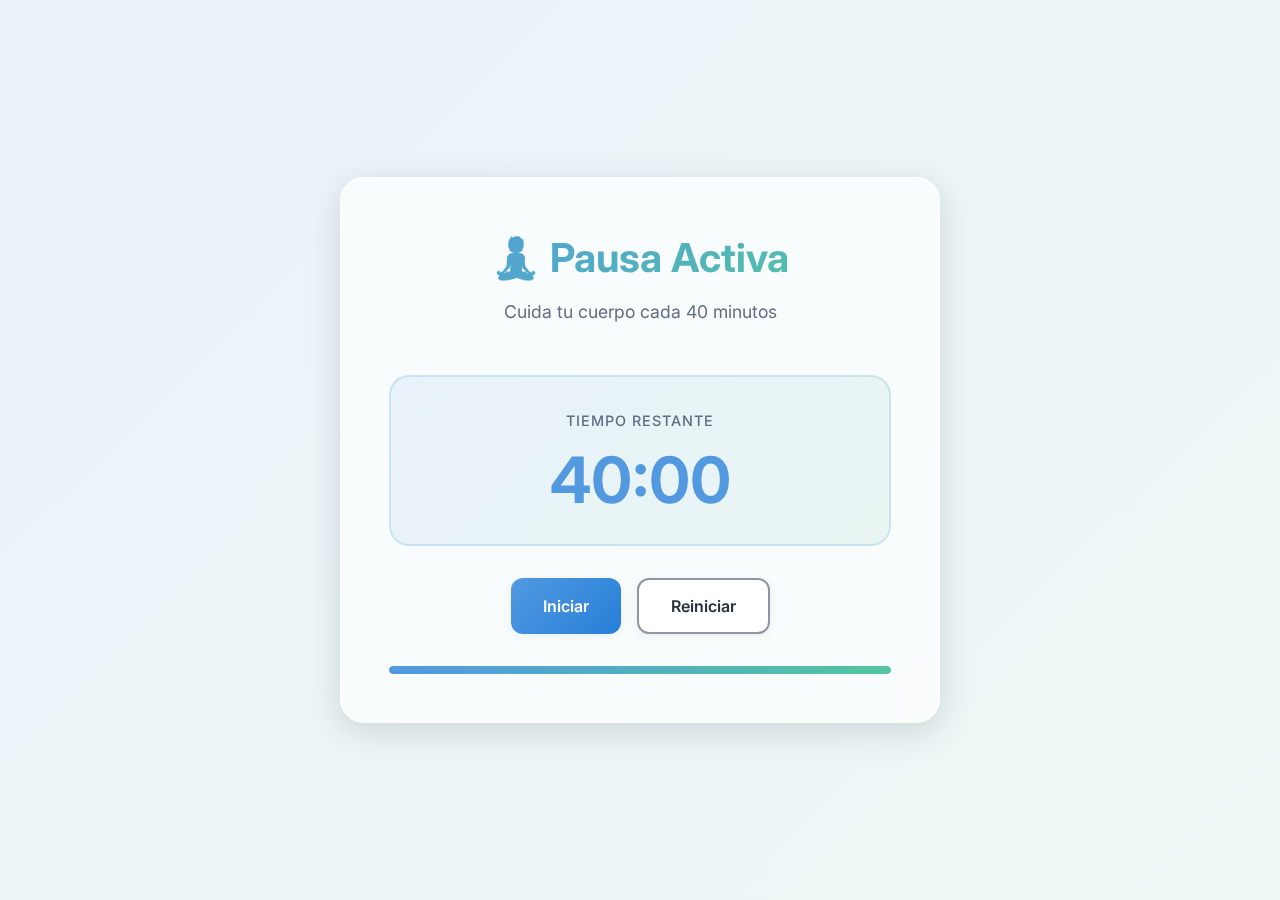
<file: index.html>
<!DOCTYPE html>
<html lang="es">
<head>
    <meta charset="UTF-8">
    <meta name="viewport" content="width=device-width, initial-scale=1.0">
    <title>Pausa Activa - Recordatorio de Movimiento</title>
    <meta name="description" content="Recordatorio activo para pausas de movimiento cada 40 minutos">
    <link rel="preconnect" href="https://fonts.googleapis.com">
    <link rel="preconnect" href="https://fonts.gstatic.com" crossorigin>
    <link href="https://fonts.googleapis.com/css2?family=Inter:wght@300;400;500;600;700&display=swap" rel="stylesheet">
    <link rel="stylesheet" href="style.css">
</head>
<body>
    <main class="container">
        <header class="app-header">
            <h1>🧘 Pausa Activa</h1>
            <p class="subtitle">Cuida tu cuerpo cada 40 minutos</p>
        </header>

        <section class="timer-section" id="timerSection">
            <div class="timer-display">
                <div class="timer-label">Tiempo restante</div>
                <div class="timer-value" id="timerDisplay">40:00</div>
            </div>
            
            <div class="timer-controls">
                <button id="startBtn" class="btn btn-primary">Iniciar</button>
                <button id="pauseBtn" class="btn btn-secondary" style="display: none;">Pausar</button>
                <button id="resetBtn" class="btn btn-tertiary">Reiniciar</button>
            </div>

            <div class="progress-bar">
                <div class="progress-fill" id="progressFill"></div>
            </div>
        </section>
    </main>

    <!-- Break Modal -->
    <div class="modal-overlay" id="breakModal">
        <div class="modal-content">
            <div class="modal-header">
                <h2>⏰ Hora de moverte</h2>
                <p class="modal-subtitle">Pausa activa de 5 minutos</p>
            </div>

            <div class="break-timer">
                <div class="break-timer-value" id="breakTimerDisplay">05:00</div>
            </div>

            <div class="exercises-section">
                <h3>Tu rutina de hoy:</h3>
                <ul class="exercise-list" id="exerciseList">
                    <!-- Exercises will be populated by JavaScript -->
                </ul>
            </div>

            <div class="mental-reminders">
                <h3>Plus mental:</h3>
                <ul class="reminder-list">
                    <li>
                        <input type="checkbox" id="mental1">
                        <label for="mental1">Mirar algo lejos durante 20–30 segundos</label>
                    </li>
                    <li>
                        <input type="checkbox" id="mental2">
                        <label for="mental2">Cambiar de postura un rato (parado o apoyado)</label>
                    </li>
                </ul>
            </div>

            <button id="finishEarlyBtn" class="btn btn-finish">Terminé antes</button>
        </div>
    </div>

    <script src="app.js"></script>
</body>
</html>
</file>
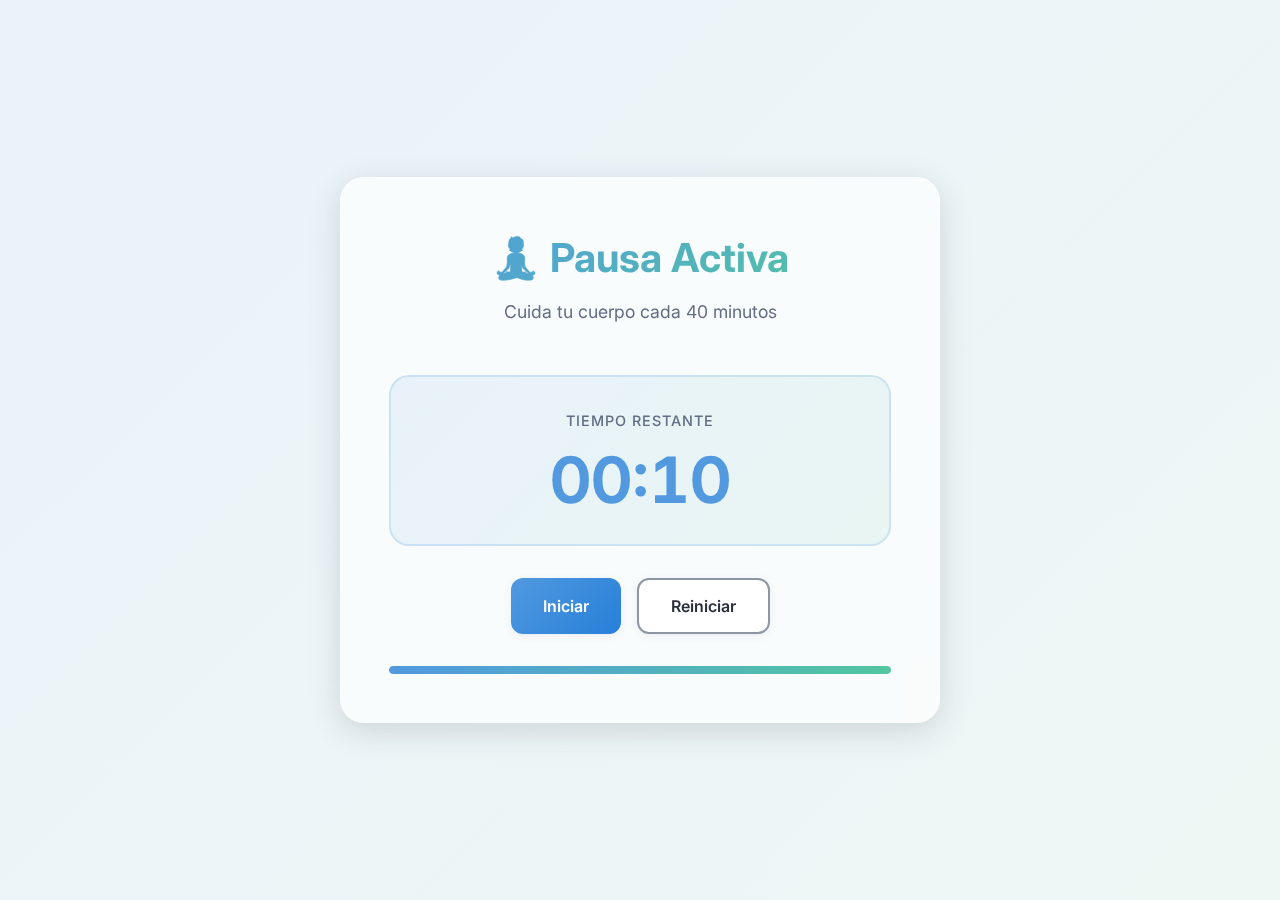
<file: movement-reminder/index.html>
<!DOCTYPE html>
<html lang="es">
<head>
    <meta charset="UTF-8">
    <meta name="viewport" content="width=device-width, initial-scale=1.0">
    <title>Pausa Activa - Recordatorio de Movimiento</title>
    <meta name="description" content="Recordatorio activo para pausas de movimiento cada 40 minutos">
    <link rel="preconnect" href="https://fonts.googleapis.com">
    <link rel="preconnect" href="https://fonts.gstatic.com" crossorigin>
    <link href="https://fonts.googleapis.com/css2?family=Inter:wght@300;400;500;600;700&display=swap" rel="stylesheet">
    <link rel="stylesheet" href="style.css">
</head>
<body>
    <main class="container">
        <header class="app-header">
            <h1>🧘 Pausa Activa</h1>
            <p class="subtitle">Cuida tu cuerpo cada 40 minutos</p>
        </header>

        <section class="timer-section" id="timerSection">
            <div class="timer-display">
                <div class="timer-label">Tiempo restante</div>
                <div class="timer-value" id="timerDisplay">40:00</div>
            </div>
            
            <div class="timer-controls">
                <button id="startBtn" class="btn btn-primary">Iniciar</button>
                <button id="pauseBtn" class="btn btn-secondary" style="display: none;">Pausar</button>
                <button id="resetBtn" class="btn btn-tertiary">Reiniciar</button>
            </div>

            <div class="progress-bar">
                <div class="progress-fill" id="progressFill"></div>
            </div>
        </section>
    </main>

    <!-- Break Modal -->
    <div class="modal-overlay" id="breakModal">
        <div class="modal-content">
            <div class="modal-header">
                <h2>⏰ Hora de moverte</h2>
                <p class="modal-subtitle">Pausa activa de 5 minutos</p>
            </div>

            <div class="break-timer">
                <div class="break-timer-value" id="breakTimerDisplay">05:00</div>
            </div>

            <div class="exercises-section">
                <h3>Tu rutina de hoy:</h3>
                <ul class="exercise-list" id="exerciseList">
                    <!-- Exercises will be populated by JavaScript -->
                </ul>
            </div>

            <div class="mental-reminders">
                <h3>Plus mental:</h3>
                <ul class="reminder-list">
                    <li>
                        <input type="checkbox" id="mental1">
                        <label for="mental1">Mirar algo lejos durante 20–30 segundos</label>
                    </li>
                    <li>
                        <input type="checkbox" id="mental2">
                        <label for="mental2">Cambiar de postura un rato (parado o apoyado)</label>
                    </li>
                </ul>
            </div>

            <button id="finishEarlyBtn" class="btn btn-finish">Terminé antes</button>
        </div>
    </div>

    <script src="app.js"></script>
</body>
</html>
</file>
<file: style.css>
/* ==================== */
/* CSS Variables & Reset */
/* ==================== */

:root {
    /* Color Palette - Soft & Calming */
    --color-primary: hsl(210, 70%, 60%);
    --color-primary-dark: hsl(210, 70%, 50%);
    --color-secondary: hsl(160, 50%, 55%);
    --color-accent: hsl(280, 60%, 65%);

    --color-bg: hsl(220, 20%, 98%);
    --color-surface: hsl(0, 0%, 100%);
    --color-surface-glass: hsla(0, 0%, 100%, 0.7);

    --color-text-primary: hsl(220, 20%, 20%);
    --color-text-secondary: hsl(220, 15%, 45%);
    --color-text-light: hsl(220, 10%, 60%);

    --color-success: hsl(140, 60%, 50%);
    --color-warning: hsl(40, 90%, 60%);

    /* Spacing */
    --spacing-xs: 0.5rem;
    --spacing-sm: 1rem;
    --spacing-md: 1.5rem;
    --spacing-lg: 2rem;
    --spacing-xl: 3rem;

    /* Border Radius */
    --radius-sm: 8px;
    --radius-md: 12px;
    --radius-lg: 20px;
    --radius-xl: 24px;

    /* Shadows */
    --shadow-sm: 0 2px 8px hsla(220, 20%, 20%, 0.08);
    --shadow-md: 0 4px 16px hsla(220, 20%, 20%, 0.12);
    --shadow-lg: 0 8px 32px hsla(220, 20%, 20%, 0.16);

    /* Typography */
    --font-family: 'Inter', -apple-system, BlinkMacSystemFont, 'Segoe UI', sans-serif;
}

* {
    margin: 0;
    padding: 0;
    box-sizing: border-box;
}

body {
    font-family: var(--font-family);
    background: linear-gradient(135deg, hsl(210, 60%, 95%) 0%, hsl(160, 40%, 95%) 100%);
    color: var(--color-text-primary);
    min-height: 100vh;
    display: flex;
    align-items: center;
    justify-content: center;
    padding: var(--spacing-md);
    line-height: 1.6;
}

/* ==================== */
/* Main Container */
/* ==================== */

.container {
    width: 100%;
    max-width: 600px;
    background: var(--color-surface-glass);
    backdrop-filter: blur(20px);
    border-radius: var(--radius-xl);
    padding: var(--spacing-xl);
    box-shadow: var(--shadow-lg);
    border: 1px solid hsla(0, 0%, 100%, 0.5);
}

/* ==================== */
/* Header */
/* ==================== */

.app-header {
    text-align: center;
    margin-bottom: var(--spacing-xl);
}

.app-header h1 {
    font-size: 2.5rem;
    font-weight: 700;
    background: linear-gradient(135deg, var(--color-primary), var(--color-secondary));
    -webkit-background-clip: text;
    -webkit-text-fill-color: transparent;
    background-clip: text;
    margin-bottom: var(--spacing-xs);
}

.subtitle {
    color: var(--color-text-secondary);
    font-size: 1.1rem;
    font-weight: 400;
}

/* ==================== */
/* Timer Section */
/* ==================== */

.timer-section {
    display: flex;
    flex-direction: column;
    gap: var(--spacing-lg);
}

.timer-display {
    text-align: center;
    padding: var(--spacing-lg);
    background: linear-gradient(135deg, hsla(210, 70%, 60%, 0.1), hsla(160, 50%, 55%, 0.1));
    border-radius: var(--radius-lg);
    border: 2px solid hsla(210, 70%, 60%, 0.2);
}

.timer-label {
    font-size: 0.9rem;
    font-weight: 500;
    text-transform: uppercase;
    letter-spacing: 1px;
    color: var(--color-text-secondary);
    margin-bottom: var(--spacing-sm);
}

.timer-value {
    font-size: 4rem;
    font-weight: 700;
    font-variant-numeric: tabular-nums;
    color: var(--color-primary);
    line-height: 1;
}

/* ==================== */
/* Timer Controls */
/* ==================== */

.timer-controls {
    display: flex;
    gap: var(--spacing-sm);
    justify-content: center;
}

.btn {
    padding: var(--spacing-sm) var(--spacing-lg);
    font-size: 1rem;
    font-weight: 600;
    font-family: var(--font-family);
    border: none;
    border-radius: var(--radius-md);
    cursor: pointer;
    transition: all 0.3s ease;
    box-shadow: var(--shadow-sm);
}

.btn:hover {
    transform: translateY(-2px);
    box-shadow: var(--shadow-md);
}

.btn:active {
    transform: translateY(0);
}

.btn-primary {
    background: linear-gradient(135deg, var(--color-primary), var(--color-primary-dark));
    color: white;
}

.btn-primary:hover {
    background: linear-gradient(135deg, var(--color-primary-dark), hsl(210, 70%, 45%));
}

.btn-secondary {
    background: var(--color-text-secondary);
    color: white;
}

.btn-secondary:hover {
    background: var(--color-text-primary);
}

.btn-tertiary {
    background: var(--color-surface);
    color: var(--color-text-primary);
    border: 2px solid var(--color-text-light);
}

.btn-tertiary:hover {
    border-color: var(--color-text-secondary);
}

/* ==================== */
/* Progress Bar */
/* ==================== */

.progress-bar {
    width: 100%;
    height: 8px;
    background: hsla(220, 20%, 80%, 0.3);
    border-radius: 999px;
    overflow: hidden;
}

.progress-fill {
    height: 100%;
    background: linear-gradient(90deg, var(--color-primary), var(--color-secondary));
    border-radius: 999px;
    transition: width 1s linear;
    width: 100%;
}

/* ==================== */
/* Modal Overlay */
/* ==================== */

.modal-overlay {
    position: fixed;
    top: 0;
    left: 0;
    width: 100%;
    height: 100%;
    background: hsla(220, 20%, 20%, 0.95);
    backdrop-filter: blur(10px);
    display: none;
    align-items: center;
    justify-content: center;
    z-index: 1000;
    padding: var(--spacing-md);
    animation: fadeIn 0.4s ease;
}

#confirmModal {
    z-index: 1100;
}

.modal-overlay.active {
    display: flex;
}

@keyframes fadeIn {
    from {
        opacity: 0;
    }

    to {
        opacity: 1;
    }
}

.modal-content {
    background: var(--color-surface);
    border-radius: var(--radius-xl);
    padding: var(--spacing-xl);
    max-width: 600px;
    width: 100%;
    max-height: 90vh;
    overflow-y: auto;
    box-shadow: var(--shadow-lg);
    animation: slideUp 0.4s ease;
}

@keyframes slideUp {
    from {
        transform: translateY(30px);
        opacity: 0;
    }

    to {
        transform: translateY(0);
        opacity: 1;
    }
}

/* ==================== */
/* Confirmation Modal */
/* ==================== */

.confirm-modal {
    max-width: 450px;
    text-align: center;
}

.confirm-actions {
    display: flex;
    gap: var(--spacing-sm);
    margin-top: var(--spacing-lg);
}

.confirm-actions .btn {
    flex: 1;
}

/* ==================== */
/* Modal Header */
/* ==================== */

.modal-header {
    text-align: center;
    margin-bottom: var(--spacing-lg);
}

.modal-header h2 {
    font-size: 2rem;
    font-weight: 700;
    color: var(--color-primary);
    margin-bottom: var(--spacing-xs);
}

.modal-subtitle {
    font-size: 1.1rem;
    color: var(--color-text-secondary);
}

/* ==================== */
/* Break Timer */
/* ==================== */

.break-timer {
    text-align: center;
    padding: var(--spacing-md);
    background: linear-gradient(135deg, hsla(160, 50%, 55%, 0.1), hsla(210, 70%, 60%, 0.1));
    border-radius: var(--radius-lg);
    margin-bottom: var(--spacing-lg);
}

.break-timer-value {
    font-size: 3rem;
    font-weight: 700;
    font-variant-numeric: tabular-nums;
    color: var(--color-secondary);
}

/* ==================== */
/* Exercises Section */
/* ==================== */

.exercises-section,
.mental-reminders {
    margin-bottom: var(--spacing-lg);
}

.exercises-section h3,
.mental-reminders h3 {
    font-size: 1.2rem;
    font-weight: 600;
    color: var(--color-text-primary);
    margin-bottom: var(--spacing-sm);
}

.exercise-list,
.reminder-list {
    list-style: none;
    display: flex;
    flex-direction: column;
    gap: var(--spacing-sm);
}

.exercise-list li,
.reminder-list li {
    display: flex;
    align-items: center;
    gap: var(--spacing-sm);
    padding: var(--spacing-sm);
    background: var(--color-bg);
    border-radius: var(--radius-sm);
    transition: all 0.2s ease;
}

.exercise-list li:hover,
.reminder-list li:hover {
    background: hsla(210, 70%, 60%, 0.08);
}

.exercise-list input[type="checkbox"],
.reminder-list input[type="checkbox"] {
    width: 20px;
    height: 20px;
    cursor: pointer;
    accent-color: var(--color-secondary);
}

.exercise-list label,
.reminder-list label {
    flex: 1;
    cursor: pointer;
    font-size: 1rem;
    color: var(--color-text-primary);
}

.exercise-list input[type="checkbox"]:checked+label,
.reminder-list input[type="checkbox"]:checked+label {
    text-decoration: line-through;
    color: var(--color-text-light);
}

/* ==================== */
/* Finish Button */
/* ==================== */

.btn-finish {
    width: 100%;
    background: linear-gradient(135deg, var(--color-secondary), hsl(160, 50%, 45%));
    color: white;
    padding: var(--spacing-md);
    font-size: 1.1rem;
}

.btn-finish:hover {
    background: linear-gradient(135deg, hsl(160, 50%, 45%), hsl(160, 50%, 40%));
}

/* ==================== */
/* Responsive Design */
/* ==================== */

@media (max-width: 640px) {
    .container {
        padding: var(--spacing-lg);
    }

    .app-header h1 {
        font-size: 2rem;
    }

    .timer-value {
        font-size: 3rem;
    }

    .timer-controls {
        flex-direction: column;
    }

    .btn {
        width: 100%;
    }

    .modal-content {
        padding: var(--spacing-lg);
    }

    .break-timer-value {
        font-size: 2.5rem;
    }
}

/* ==================== */
/* Scrollbar Styling */
/* ==================== */

.modal-content::-webkit-scrollbar {
    width: 8px;
}

.modal-content::-webkit-scrollbar-track {
    background: var(--color-bg);
    border-radius: 999px;
}

.modal-content::-webkit-scrollbar-thumb {
    background: var(--color-text-light);
    border-radius: 999px;
}

.modal-content::-webkit-scrollbar-thumb:hover {
    background: var(--color-text-secondary);
}
</file>
<file: movement-reminder/style.css>
/* ==================== */
/* CSS Variables & Reset */
/* ==================== */

:root {
    /* Color Palette - Soft & Calming */
    --color-primary: hsl(210, 70%, 60%);
    --color-primary-dark: hsl(210, 70%, 50%);
    --color-secondary: hsl(160, 50%, 55%);
    --color-accent: hsl(280, 60%, 65%);
    
    --color-bg: hsl(220, 20%, 98%);
    --color-surface: hsl(0, 0%, 100%);
    --color-surface-glass: hsla(0, 0%, 100%, 0.7);
    
    --color-text-primary: hsl(220, 20%, 20%);
    --color-text-secondary: hsl(220, 15%, 45%);
    --color-text-light: hsl(220, 10%, 60%);
    
    --color-success: hsl(140, 60%, 50%);
    --color-warning: hsl(40, 90%, 60%);
    
    /* Spacing */
    --spacing-xs: 0.5rem;
    --spacing-sm: 1rem;
    --spacing-md: 1.5rem;
    --spacing-lg: 2rem;
    --spacing-xl: 3rem;
    
    /* Border Radius */
    --radius-sm: 8px;
    --radius-md: 12px;
    --radius-lg: 20px;
    --radius-xl: 24px;
    
    /* Shadows */
    --shadow-sm: 0 2px 8px hsla(220, 20%, 20%, 0.08);
    --shadow-md: 0 4px 16px hsla(220, 20%, 20%, 0.12);
    --shadow-lg: 0 8px 32px hsla(220, 20%, 20%, 0.16);
    
    /* Typography */
    --font-family: 'Inter', -apple-system, BlinkMacSystemFont, 'Segoe UI', sans-serif;
}

* {
    margin: 0;
    padding: 0;
    box-sizing: border-box;
}

body {
    font-family: var(--font-family);
    background: linear-gradient(135deg, hsl(210, 60%, 95%) 0%, hsl(160, 40%, 95%) 100%);
    color: var(--color-text-primary);
    min-height: 100vh;
    display: flex;
    align-items: center;
    justify-content: center;
    padding: var(--spacing-md);
    line-height: 1.6;
}

/* ==================== */
/* Main Container */
/* ==================== */

.container {
    width: 100%;
    max-width: 600px;
    background: var(--color-surface-glass);
    backdrop-filter: blur(20px);
    border-radius: var(--radius-xl);
    padding: var(--spacing-xl);
    box-shadow: var(--shadow-lg);
    border: 1px solid hsla(0, 0%, 100%, 0.5);
}

/* ==================== */
/* Header */
/* ==================== */

.app-header {
    text-align: center;
    margin-bottom: var(--spacing-xl);
}

.app-header h1 {
    font-size: 2.5rem;
    font-weight: 700;
    background: linear-gradient(135deg, var(--color-primary), var(--color-secondary));
    -webkit-background-clip: text;
    -webkit-text-fill-color: transparent;
    background-clip: text;
    margin-bottom: var(--spacing-xs);
}

.subtitle {
    color: var(--color-text-secondary);
    font-size: 1.1rem;
    font-weight: 400;
}

/* ==================== */
/* Timer Section */
/* ==================== */

.timer-section {
    display: flex;
    flex-direction: column;
    gap: var(--spacing-lg);
}

.timer-display {
    text-align: center;
    padding: var(--spacing-lg);
    background: linear-gradient(135deg, hsla(210, 70%, 60%, 0.1), hsla(160, 50%, 55%, 0.1));
    border-radius: var(--radius-lg);
    border: 2px solid hsla(210, 70%, 60%, 0.2);
}

.timer-label {
    font-size: 0.9rem;
    font-weight: 500;
    text-transform: uppercase;
    letter-spacing: 1px;
    color: var(--color-text-secondary);
    margin-bottom: var(--spacing-sm);
}

.timer-value {
    font-size: 4rem;
    font-weight: 700;
    font-variant-numeric: tabular-nums;
    color: var(--color-primary);
    line-height: 1;
}

/* ==================== */
/* Timer Controls */
/* ==================== */

.timer-controls {
    display: flex;
    gap: var(--spacing-sm);
    justify-content: center;
}

.btn {
    padding: var(--spacing-sm) var(--spacing-lg);
    font-size: 1rem;
    font-weight: 600;
    font-family: var(--font-family);
    border: none;
    border-radius: var(--radius-md);
    cursor: pointer;
    transition: all 0.3s ease;
    box-shadow: var(--shadow-sm);
}

.btn:hover {
    transform: translateY(-2px);
    box-shadow: var(--shadow-md);
}

.btn:active {
    transform: translateY(0);
}

.btn-primary {
    background: linear-gradient(135deg, var(--color-primary), var(--color-primary-dark));
    color: white;
}

.btn-primary:hover {
    background: linear-gradient(135deg, var(--color-primary-dark), hsl(210, 70%, 45%));
}

.btn-secondary {
    background: var(--color-text-secondary);
    color: white;
}

.btn-secondary:hover {
    background: var(--color-text-primary);
}

.btn-tertiary {
    background: var(--color-surface);
    color: var(--color-text-primary);
    border: 2px solid var(--color-text-light);
}

.btn-tertiary:hover {
    border-color: var(--color-text-secondary);
}

/* ==================== */
/* Progress Bar */
/* ==================== */

.progress-bar {
    width: 100%;
    height: 8px;
    background: hsla(220, 20%, 80%, 0.3);
    border-radius: 999px;
    overflow: hidden;
}

.progress-fill {
    height: 100%;
    background: linear-gradient(90deg, var(--color-primary), var(--color-secondary));
    border-radius: 999px;
    transition: width 1s linear;
    width: 100%;
}

/* ==================== */
/* Modal Overlay */
/* ==================== */

.modal-overlay {
    position: fixed;
    top: 0;
    left: 0;
    width: 100%;
    height: 100%;
    background: hsla(220, 20%, 20%, 0.95);
    backdrop-filter: blur(10px);
    display: none;
    align-items: center;
    justify-content: center;
    z-index: 1000;
    padding: var(--spacing-md);
    animation: fadeIn 0.4s ease;
}

.modal-overlay.active {
    display: flex;
}

@keyframes fadeIn {
    from {
        opacity: 0;
    }
    to {
        opacity: 1;
    }
}

.modal-content {
    background: var(--color-surface);
    border-radius: var(--radius-xl);
    padding: var(--spacing-xl);
    max-width: 600px;
    width: 100%;
    max-height: 90vh;
    overflow-y: auto;
    box-shadow: var(--shadow-lg);
    animation: slideUp 0.4s ease;
}

@keyframes slideUp {
    from {
        transform: translateY(30px);
        opacity: 0;
    }
    to {
        transform: translateY(0);
        opacity: 1;
    }
}

/* ==================== */
/* Modal Header */
/* ==================== */

.modal-header {
    text-align: center;
    margin-bottom: var(--spacing-lg);
}

.modal-header h2 {
    font-size: 2rem;
    font-weight: 700;
    color: var(--color-primary);
    margin-bottom: var(--spacing-xs);
}

.modal-subtitle {
    font-size: 1.1rem;
    color: var(--color-text-secondary);
}

/* ==================== */
/* Break Timer */
/* ==================== */

.break-timer {
    text-align: center;
    padding: var(--spacing-md);
    background: linear-gradient(135deg, hsla(160, 50%, 55%, 0.1), hsla(210, 70%, 60%, 0.1));
    border-radius: var(--radius-lg);
    margin-bottom: var(--spacing-lg);
}

.break-timer-value {
    font-size: 3rem;
    font-weight: 700;
    font-variant-numeric: tabular-nums;
    color: var(--color-secondary);
}

/* ==================== */
/* Exercises Section */
/* ==================== */

.exercises-section,
.mental-reminders {
    margin-bottom: var(--spacing-lg);
}

.exercises-section h3,
.mental-reminders h3 {
    font-size: 1.2rem;
    font-weight: 600;
    color: var(--color-text-primary);
    margin-bottom: var(--spacing-sm);
}

.exercise-list,
.reminder-list {
    list-style: none;
    display: flex;
    flex-direction: column;
    gap: var(--spacing-sm);
}

.exercise-list li,
.reminder-list li {
    display: flex;
    align-items: center;
    gap: var(--spacing-sm);
    padding: var(--spacing-sm);
    background: var(--color-bg);
    border-radius: var(--radius-sm);
    transition: all 0.2s ease;
}

.exercise-list li:hover,
.reminder-list li:hover {
    background: hsla(210, 70%, 60%, 0.08);
}

.exercise-list input[type="checkbox"],
.reminder-list input[type="checkbox"] {
    width: 20px;
    height: 20px;
    cursor: pointer;
    accent-color: var(--color-secondary);
}

.exercise-list label,
.reminder-list label {
    flex: 1;
    cursor: pointer;
    font-size: 1rem;
    color: var(--color-text-primary);
}

.exercise-list input[type="checkbox"]:checked + label,
.reminder-list input[type="checkbox"]:checked + label {
    text-decoration: line-through;
    color: var(--color-text-light);
}

/* ==================== */
/* Finish Button */
/* ==================== */

.btn-finish {
    width: 100%;
    background: linear-gradient(135deg, var(--color-secondary), hsl(160, 50%, 45%));
    color: white;
    padding: var(--spacing-md);
    font-size: 1.1rem;
}

.btn-finish:hover {
    background: linear-gradient(135deg, hsl(160, 50%, 45%), hsl(160, 50%, 40%));
}

/* ==================== */
/* Responsive Design */
/* ==================== */

@media (max-width: 640px) {
    .container {
        padding: var(--spacing-lg);
    }
    
    .app-header h1 {
        font-size: 2rem;
    }
    
    .timer-value {
        font-size: 3rem;
    }
    
    .timer-controls {
        flex-direction: column;
    }
    
    .btn {
        width: 100%;
    }
    
    .modal-content {
        padding: var(--spacing-lg);
    }
    
    .break-timer-value {
        font-size: 2.5rem;
    }
}

/* ==================== */
/* Scrollbar Styling */
/* ==================== */

.modal-content::-webkit-scrollbar {
    width: 8px;
}

.modal-content::-webkit-scrollbar-track {
    background: var(--color-bg);
    border-radius: 999px;
}

.modal-content::-webkit-scrollbar-thumb {
    background: var(--color-text-light);
    border-radius: 999px;
}

.modal-content::-webkit-scrollbar-thumb:hover {
    background: var(--color-text-secondary);
}
</file>
